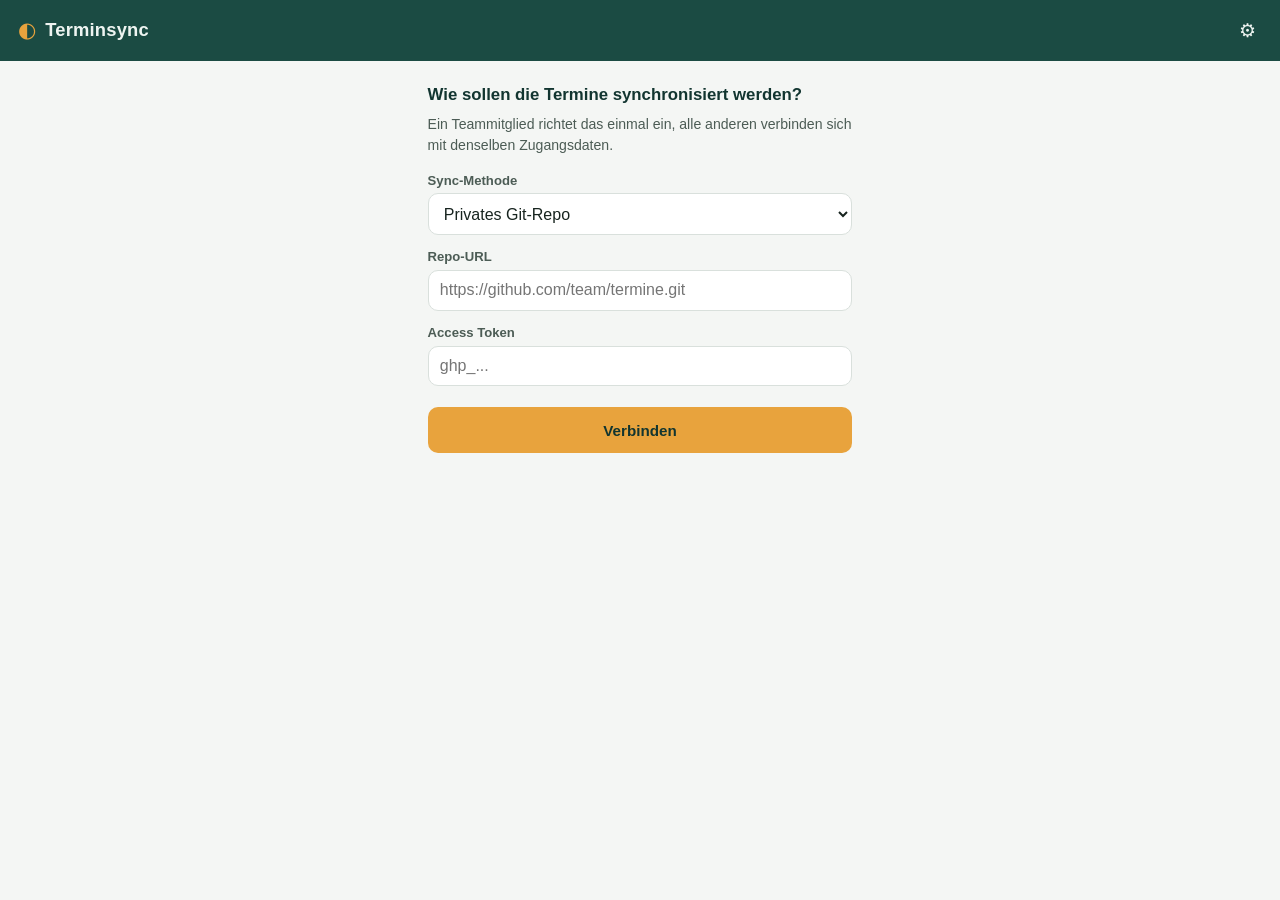
<file: index.html>
<!doctype html>
<html lang="de">
<head>
  <meta charset="UTF-8" />
  <meta name="viewport" content="width=device-width, initial-scale=1, viewport-fit=cover" />
  <meta name="theme-color" content="#1B4B43" />
  <title>Terminsync</title>
  <link rel="manifest" href="manifest.json" />
  <link rel="icon" href="icon.svg" type="image/svg+xml" />
  <link rel="apple-touch-icon" href="icon-192.png" />
  <link rel="stylesheet" href="style.css" />
</head>
<body>
  <header class="topbar">
    <span class="topbar__mark">◐</span>
    <h1 class="topbar__title">Terminsync</h1>
    <button id="settingsBtn" class="topbar__icon-btn" aria-label="Einstellungen">⚙</button>
  </header>

  <main id="app" class="app">

    <!-- Ersteinrichtung: Sync-Backend wählen -->
    <section id="screen-setup" class="screen hidden">
      <h2>Wie sollen die Termine synchronisiert werden?</h2>
      <p class="hint">Ein Teammitglied richtet das einmal ein, alle anderen verbinden sich mit denselben Zugangsdaten.</p>

      <label>Sync-Methode
        <select id="setupSyncMode">
          <option value="git">Privates Git-Repo</option>
          <option value="firebase">Firebase (Firestore)</option>
        </select>
      </label>

      <div id="setupGitFields">
        <label>Repo-URL
          <input id="setupRemoteUrl" type="url" placeholder="https://github.com/team/termine.git" />
        </label>
        <label>Access Token
          <input id="setupToken" type="password" placeholder="ghp_..." />
        </label>
      </div>

      <div id="setupFirebaseFields" class="hidden">
        <label>Firebase-Konfiguration
          <textarea id="setupFirebaseConfig" rows="6" placeholder='{ "apiKey": "...", "authDomain": "...", "projectId": "...", "appId": "..." }'></textarea>
        </label>
        <p class="hint">Aus der Firebase-Konsole: Projekteinstellungen → "SDK-Setup und Konfiguration" → Config kopieren und hier einfügen.</p>
      </div>
      <p id="setupFirebasePreconfigured" class="hint hidden">Firebase ist für diese App bereits vorkonfiguriert – kein manuelles Einfügen nötig.</p>

      <button id="setupSaveBtn" class="btn btn--primary">Verbinden</button>
    </section>

    <!-- Firebase-Login (nur im Firebase-Modus) -->
    <section id="screen-firebase-login" class="screen hidden">
      <h2>Team-Login</h2>
      <p class="hint">Nur mit gültigen Zugangsdaten (die ihr im Team festgelegt habt) kommt man an die Termine – so kann nicht jeder mit dem Link mitlesen.</p>
      <label>E-Mail
        <input id="fbLoginEmail" type="email" placeholder="team@beispiel.de" />
      </label>
      <label>Passwort
        <input id="fbLoginPassword" type="password" />
      </label>
      <button id="fbLoginBtn" class="btn btn--primary">Anmelden</button>
      <p id="fbLoginError" class="hint" style="color:#b3462c;"></p>
    </section>

    <!-- Onboarding: Username + Gruppe -->
    <section id="screen-onboarding" class="screen hidden">
      <h2>Wie sollen wir dich nennen?</h2>
      <p class="hint">Dieser Name identifiziert deinen Kalender im Team. Kein Passwort nötig.</p>
      <label>Dein Name
        <input id="onboardingName" type="text" placeholder="z.B. alice" />
      </label>
      <label>Gruppe/Team
        <input id="onboardingGroup" type="text" placeholder="z.B. robocup-team-1" />
      </label>
      <p class="hint">Nur Leute mit demselben Gruppennamen sehen sich gegenseitig in der Teilnehmerliste. Sprich den Namen einmal im Team ab.</p>
      <button id="onboardingSaveBtn" class="btn btn--primary">Loslegen</button>
    </section>

    <!-- Einstellungen -->
    <section id="screen-settings" class="screen hidden">
      <h2>Einstellungen</h2>

      <label>Sync-Methode
        <select id="settingsSyncMode">
          <option value="git">Privates Git-Repo</option>
          <option value="firebase">Firebase (Firestore)</option>
        </select>
      </label>

      <div id="settingsGitFields">
        <label>Repo-URL
          <input id="settingsRemoteUrl" type="url" />
        </label>
        <label>Access Token
          <input id="settingsToken" type="password" />
        </label>
      </div>

      <div id="settingsFirebaseFields" class="hidden">
        <label>Firebase-Konfiguration
          <textarea id="settingsFirebaseConfig" rows="6"></textarea>
        </label>
      </div>

      <label>Dein Name
        <input id="settingsName" type="text" />
      </label>
      <label>Gruppe/Team
        <input id="settingsGroup" type="text" />
      </label>
      <div class="btn-row">
        <button id="settingsSaveBtn" class="btn btn--primary">Speichern</button>
        <button id="settingsBackBtn" class="btn btn--ghost">Zurück</button>
      </div>

      <h2>Konto</h2>
      <p class="hint">Abmelden entfernt nur deinen Namen aus diesem Browser - deine Termine bleiben im Sync-Backend erhalten. Löschen entfernt deinen Kalender dort endgültig.</p>
      <div class="btn-row">
        <button id="logoutBtn" class="btn btn--ghost">Abmelden</button>
        <button id="deleteUserBtn" class="btn btn--ghost" style="color:var(--danger); border-color:var(--danger);">Nutzer löschen</button>
      </div>
    </section>

    <!-- Hauptscreen -->
    <section id="screen-main" class="screen hidden">

      <div id="syncStatus" class="sync-status">–</div>

      <div class="btn-row">
        <button id="importBtn" class="btn btn--secondary">.ics-Datei importieren</button>
        <input id="importFile" type="file" accept=".ics" class="hidden" />
        <button id="pushBtn" class="btn btn--secondary">Mit Cloud syncen</button>
      </div>

      <h2>Kalender abonnieren</h2>
      <p class="hint">Statt jedes Mal eine .ics-Datei zu exportieren: Kalender-Link einmal hinterlegen (z.B. Google Kalender „Geheime Adresse im iCal-Format“, ein freigegebener Familienkalender, iCloud-Freigabelink) - Termine werden per Klick neu abgerufen.</p>
      <div class="field-row">
        <label>Name
          <input id="subLabel" type="text" placeholder="z.B. Familienkalender" />
        </label>
        <label>Kalender-Link (.ics-URL)
          <input id="subUrl" type="url" placeholder="https://calendar.google.com/.../basic.ics" />
        </label>
      </div>
      <div class="btn-row">
        <button id="subAddBtn" class="btn btn--secondary">Abo hinzufügen</button>
        <button id="subRefreshAllBtn" class="btn btn--ghost">Alle aktualisieren</button>
      </div>
      <div id="subscriptionList" class="my-events">
        <p class="hint">Noch keine Kalender-Abos hinterlegt.</p>
      </div>

      <h2>Eigenen Termin anlegen</h2>
      <label>Titel
        <input id="newEventTitle" type="text" placeholder="z.B. Robocup Training" />
      </label>
      <div class="field-row">
        <label>Datum
          <input id="newEventDate" type="date" />
        </label>
        <label>Wiederholung
          <select id="newEventRepeat">
            <option value="none">Einmalig</option>
            <option value="weekly">Wöchentlich</option>
          </select>
        </label>
      </div>
      <div class="field-row">
        <label>Startzeit
          <input id="newEventStart" type="time" value="18:00" />
        </label>
        <label>Endzeit
          <input id="newEventEnd" type="time" value="19:00" />
        </label>
      </div>
      <label id="newEventUntilWrap" class="hidden">Wiederholen bis (optional)
        <input id="newEventUntil" type="date" />
      </label>
      <button id="addEventBtn" class="btn btn--secondary" style="width:100%; margin-bottom:1.2rem;">Termin hinzufügen</button>

      <h2>Meine Termine</h2>
      <div id="myEvents" class="my-events">
        <p class="hint">Noch keine eigenen Termine angelegt.</p>
      </div>

      <h2>Gemeinsamen Termin finden</h2>

      <label>Wochentag
        <select id="weekdaySelect">
          <option value="montag">Montag</option>
          <option value="dienstag">Dienstag</option>
          <option value="mittwoch">Mittwoch</option>
          <option value="donnerstag">Donnerstag</option>
          <option value="freitag" selected>Freitag</option>
          <option value="samstag">Samstag</option>
          <option value="sonntag">Sonntag</option>
        </select>
      </label>

      <div class="field-row">
        <label>Von
          <input id="fromDate" type="date" />
        </label>
        <label>Bis
          <input id="toDate" type="date" />
        </label>
      </div>

      <div class="field-row">
        <label>Startzeit
          <input id="startTime" type="time" value="18:00" />
        </label>
        <label>Endzeit
          <input id="endTime" type="time" value="21:00" />
        </label>
      </div>

      <fieldset class="user-select">
        <legend>Teilnehmer</legend>
        <div id="userList" class="user-list">
          <p class="hint">Noch keine Teilnehmer gefunden – erst synchronisieren.</p>
        </div>
      </fieldset>

      <button id="findSlotsBtn" class="btn btn--primary">Slots finden</button>

      <div id="results" class="results"></div>
    </section>

  </main>

  <script src="firebase-config.js"></script>
  <script type="module" src="bundle.js"></script>
</body>
</html>
</file>
<file: style.css>
:root {
  --ink: #17241f;
  --ink-soft: #4c5c55;
  --paper: #f4f6f4;
  --surface: #ffffff;
  --line: #d9e0dc;
  --forest: #1b4b43;
  --forest-dark: #123530;
  --amber: #e8a33d;
  --amber-dark: #c6852a;
  --danger: #b3462c;
  --radius: 10px;
  font-size: 16px;
}

* { box-sizing: border-box; }

body {
  margin: 0;
  background: var(--paper);
  color: var(--ink);
  font-family: -apple-system, BlinkMacSystemFont, "Segoe UI", Roboto, "Helvetica Neue", Arial, sans-serif;
  -webkit-font-smoothing: antialiased;
  min-height: 100vh;
  padding-bottom: env(safe-area-inset-bottom);
}

.topbar {
  display: flex;
  align-items: center;
  gap: 0.6rem;
  background: var(--forest);
  color: #eef4f1;
  padding: calc(env(safe-area-inset-top) + 0.9rem) 1.1rem 0.9rem;
  position: sticky;
  top: 0;
  z-index: 10;
}
.topbar__mark { font-size: 1.3rem; color: var(--amber); }
.topbar__title { font-size: 1.15rem; font-weight: 650; margin: 0; flex: 1; letter-spacing: 0.01em; }
.topbar__icon-btn {
  background: none; border: none; color: #eef4f1; font-size: 1.2rem;
  padding: 0.4rem; line-height: 1; cursor: pointer; border-radius: 8px;
}
.topbar__icon-btn:hover { background: rgba(255,255,255,0.1); }

.app { max-width: 460px; margin: 0 auto; padding: 1.1rem 1.1rem 3rem; }

.screen.hidden { display: none; }

h2 {
  font-size: 1.05rem;
  font-weight: 650;
  margin: 1.4rem 0 0.6rem;
  color: var(--forest-dark);
}
.screen h2:first-child { margin-top: 0.4rem; }

.hint {
  color: var(--ink-soft);
  font-size: 0.88rem;
  line-height: 1.5;
  margin: 0.2rem 0 1rem;
}

label {
  display: block;
  font-size: 0.82rem;
  font-weight: 600;
  color: var(--ink-soft);
  margin-bottom: 0.9rem;
}

input, select, textarea {
  display: block;
  width: 100%;
  margin-top: 0.35rem;
  padding: 0.65rem 0.7rem;
  font-size: 1rem;
  font-family: inherit;
  color: var(--ink);
  background: var(--surface);
  border: 1px solid var(--line);
  border-radius: var(--radius);
}
textarea { font-family: ui-monospace, SFMono-Regular, Menlo, monospace; font-size: 0.85rem; resize: vertical; }
input:focus, select:focus, textarea:focus, button:focus-visible {
  outline: 2px solid var(--amber);
  outline-offset: 1px;
}

.field-row {
  display: grid;
  grid-template-columns: 1fr 1fr;
  gap: 0.8rem;
}

.btn {
  appearance: none;
  border: none;
  border-radius: var(--radius);
  padding: 0.75rem 1rem;
  font-size: 0.95rem;
  font-weight: 650;
  cursor: pointer;
  min-height: 46px;
}
.btn--primary { background: var(--amber); color: var(--forest-dark); width: 100%; margin-top: 0.4rem; }
.btn--primary:hover { background: var(--amber-dark); }
.btn--secondary { background: var(--forest); color: #eef4f1; flex: 1; }
.btn--secondary:hover { background: var(--forest-dark); }
.btn--ghost { background: transparent; color: var(--forest-dark); border: 1px solid var(--line); flex: 1; }

.btn-row { display: flex; gap: 0.6rem; margin-bottom: 0.4rem; }

.hidden { display: none !important; }

.sync-status {
  font-size: 0.82rem;
  color: var(--ink-soft);
  background: var(--surface);
  border: 1px solid var(--line);
  border-radius: var(--radius);
  padding: 0.5rem 0.7rem;
  margin-bottom: 1rem;
}
.sync-status[data-state="ok"] { color: var(--forest-dark); }
.sync-status[data-state="error"] { color: var(--danger); }

.user-select {
  border: 1px solid var(--line);
  border-radius: var(--radius);
  padding: 0.7rem 0.9rem 0.9rem;
  margin: 0.3rem 0 1.2rem;
}
.user-select legend {
  font-size: 0.82rem;
  font-weight: 650;
  color: var(--ink-soft);
  padding: 0 0.3rem;
}
.user-list { display: flex; flex-direction: column; gap: 0.5rem; }
.user-item {
  display: flex;
  align-items: center;
  gap: 0.6rem;
  font-size: 0.95rem;
}
.user-item input[type="checkbox"] {
  width: 1.15rem; height: 1.15rem; margin: 0; accent-color: var(--forest);
}

.results {
  margin-top: 0.6rem;
}
.results .slot {
  background: var(--surface);
  border: 1px solid var(--line);
  border-left: 4px solid var(--amber);
  border-radius: var(--radius);
  padding: 0.6rem 0.8rem;
  margin-bottom: 0.5rem;
  font-size: 0.92rem;
}
.results .empty {
  color: var(--ink-soft);
  font-size: 0.9rem;
}

.my-events { margin-bottom: 0.4rem; }
.my-event {
  display: flex;
  align-items: center;
  gap: 0.6rem;
  background: var(--surface);
  border: 1px solid var(--line);
  border-radius: var(--radius);
  padding: 0.55rem 0.7rem;
  margin-bottom: 0.5rem;
  font-size: 0.9rem;
}
.my-event__info { flex: 1; }
.my-event__title { font-weight: 600; }
.my-event__meta { color: var(--ink-soft); font-size: 0.82rem; }
.my-event__delete {
  background: none;
  border: none;
  color: var(--danger);
  font-size: 1.1rem;
  cursor: pointer;
  padding: 0.3rem 0.5rem;
  line-height: 1;
}
</file>
